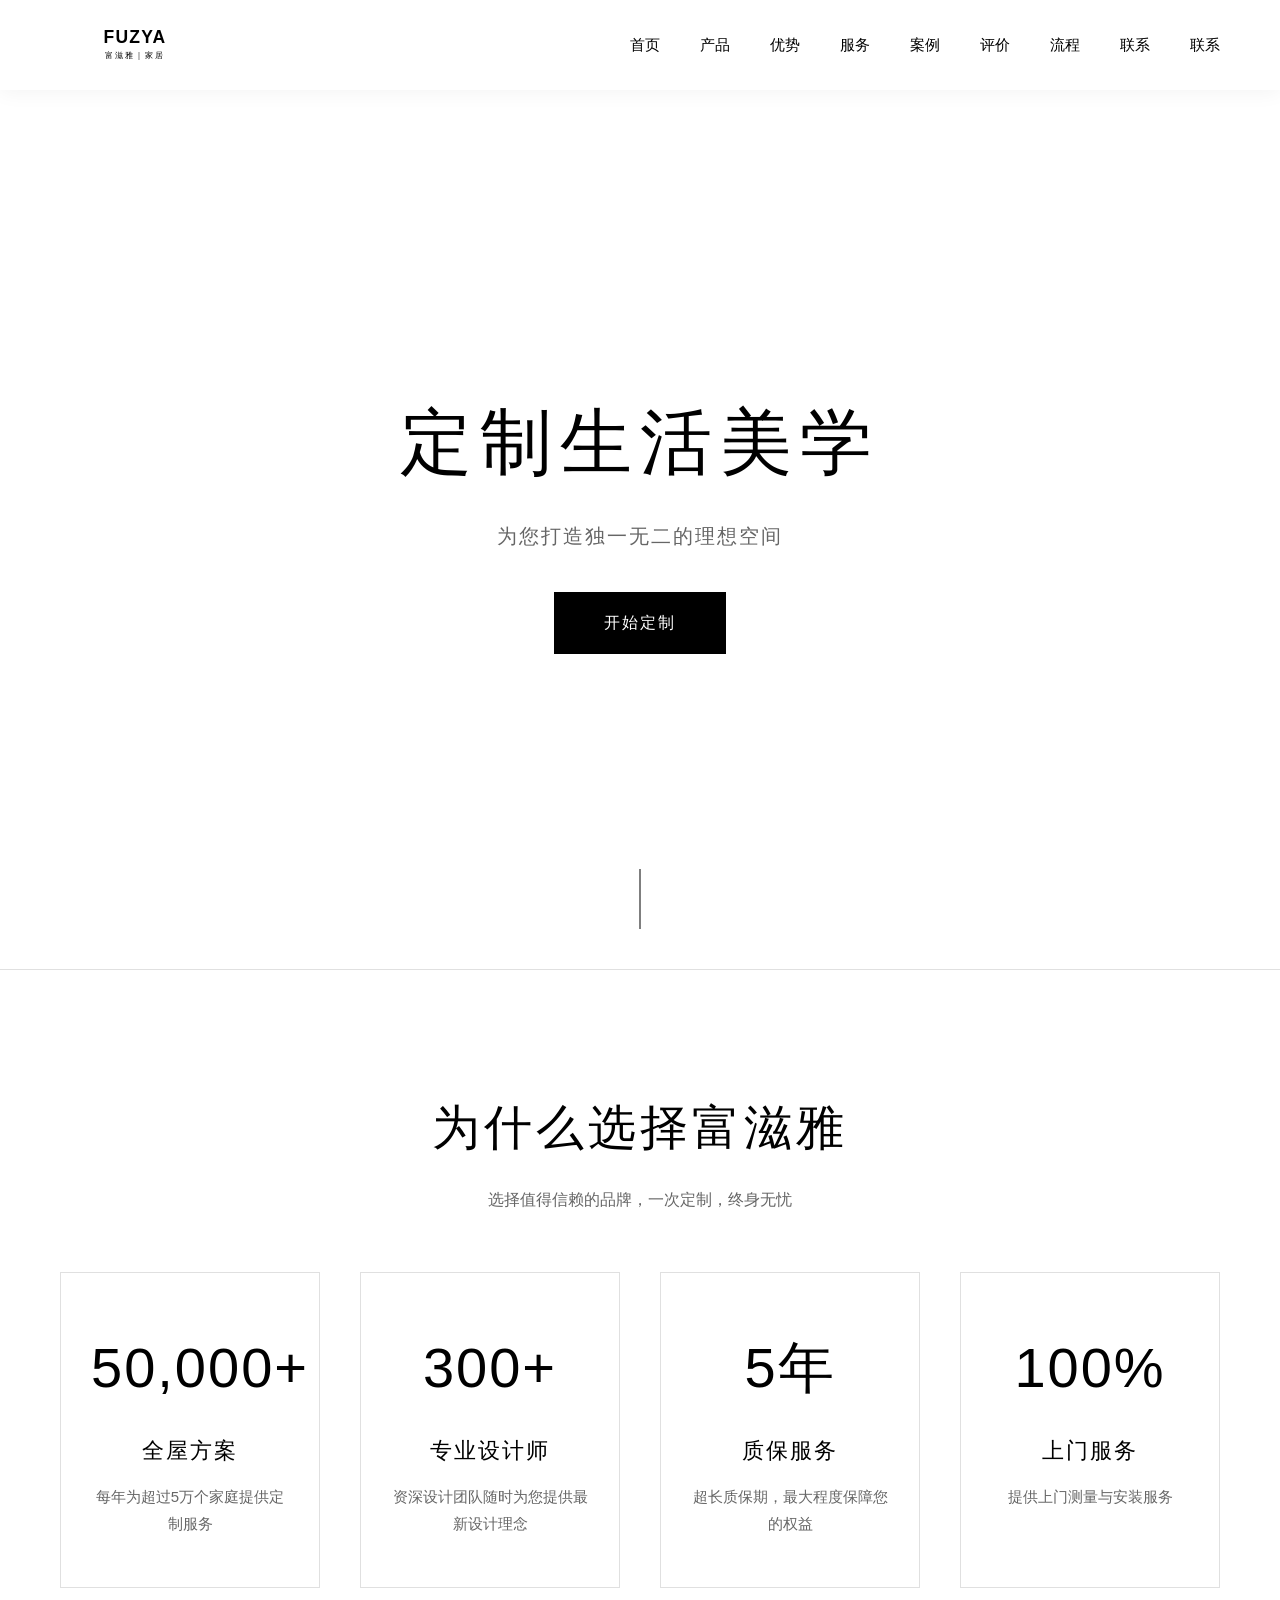
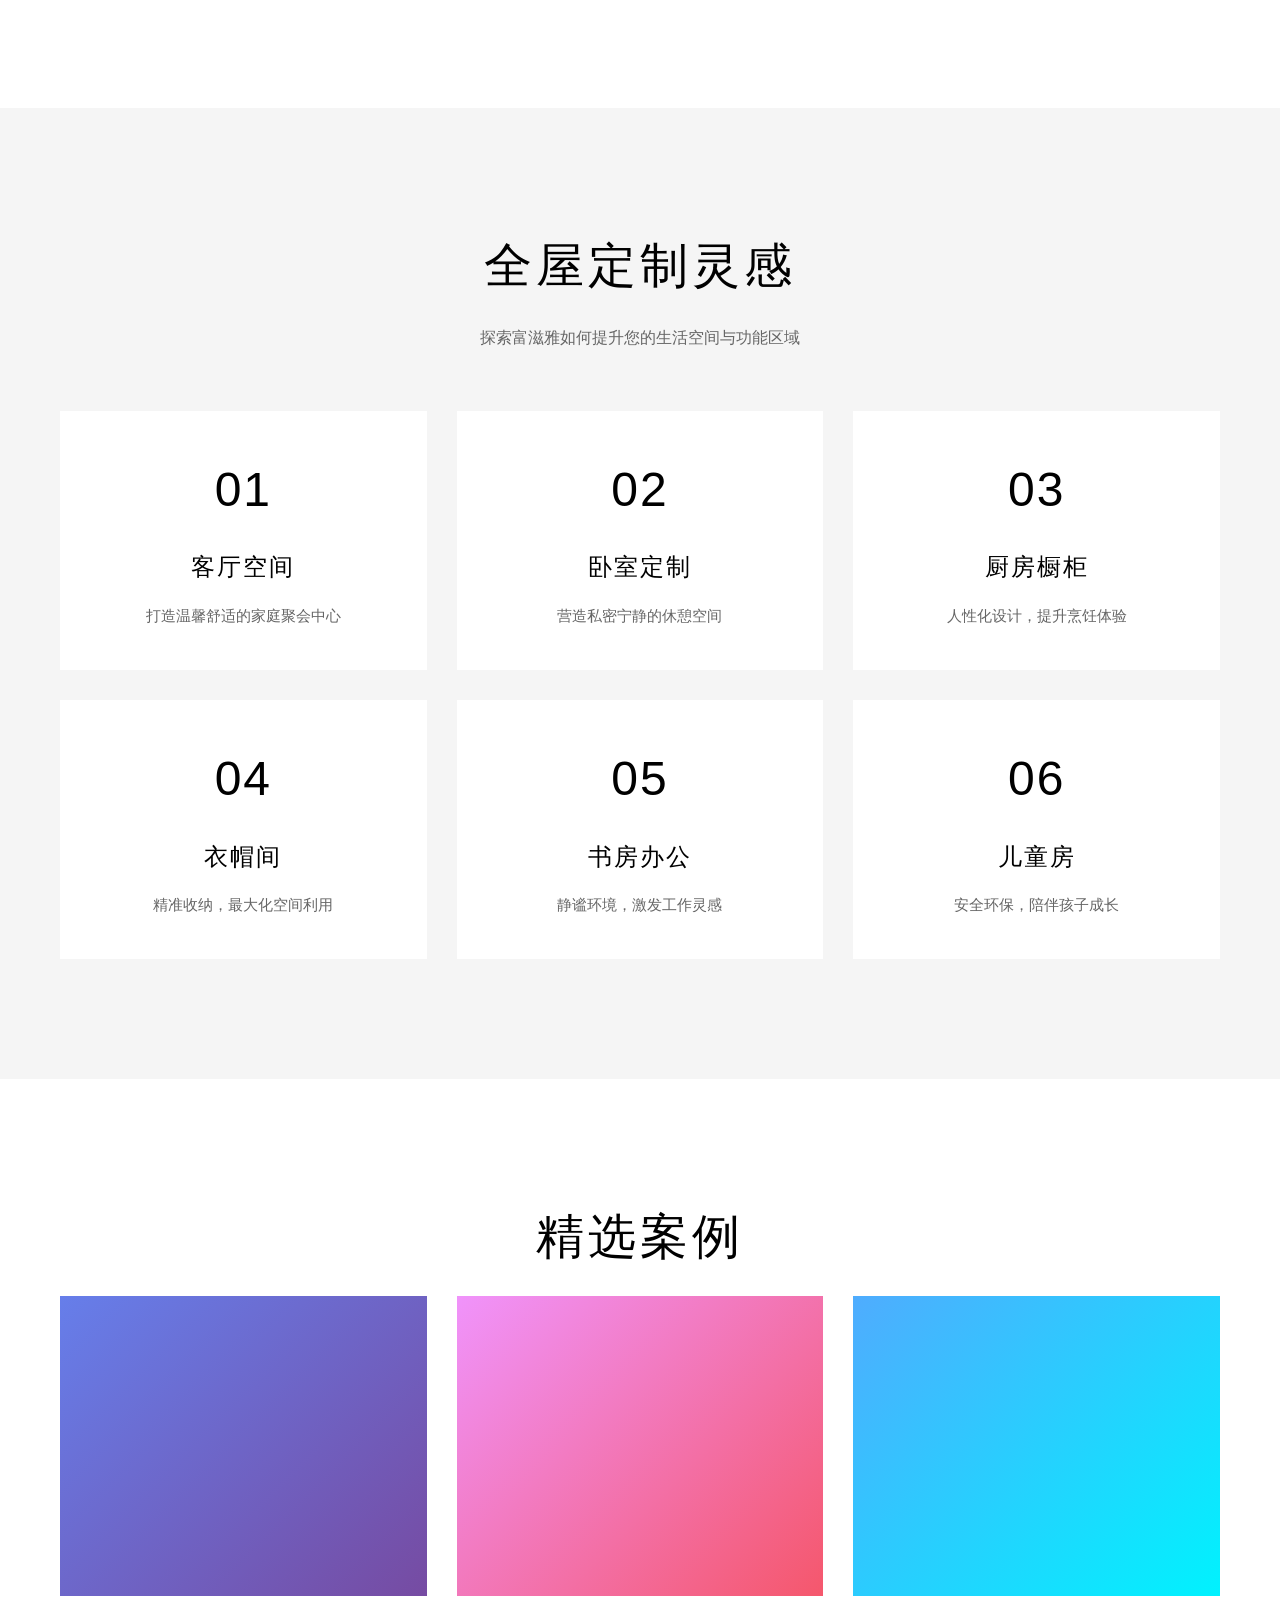
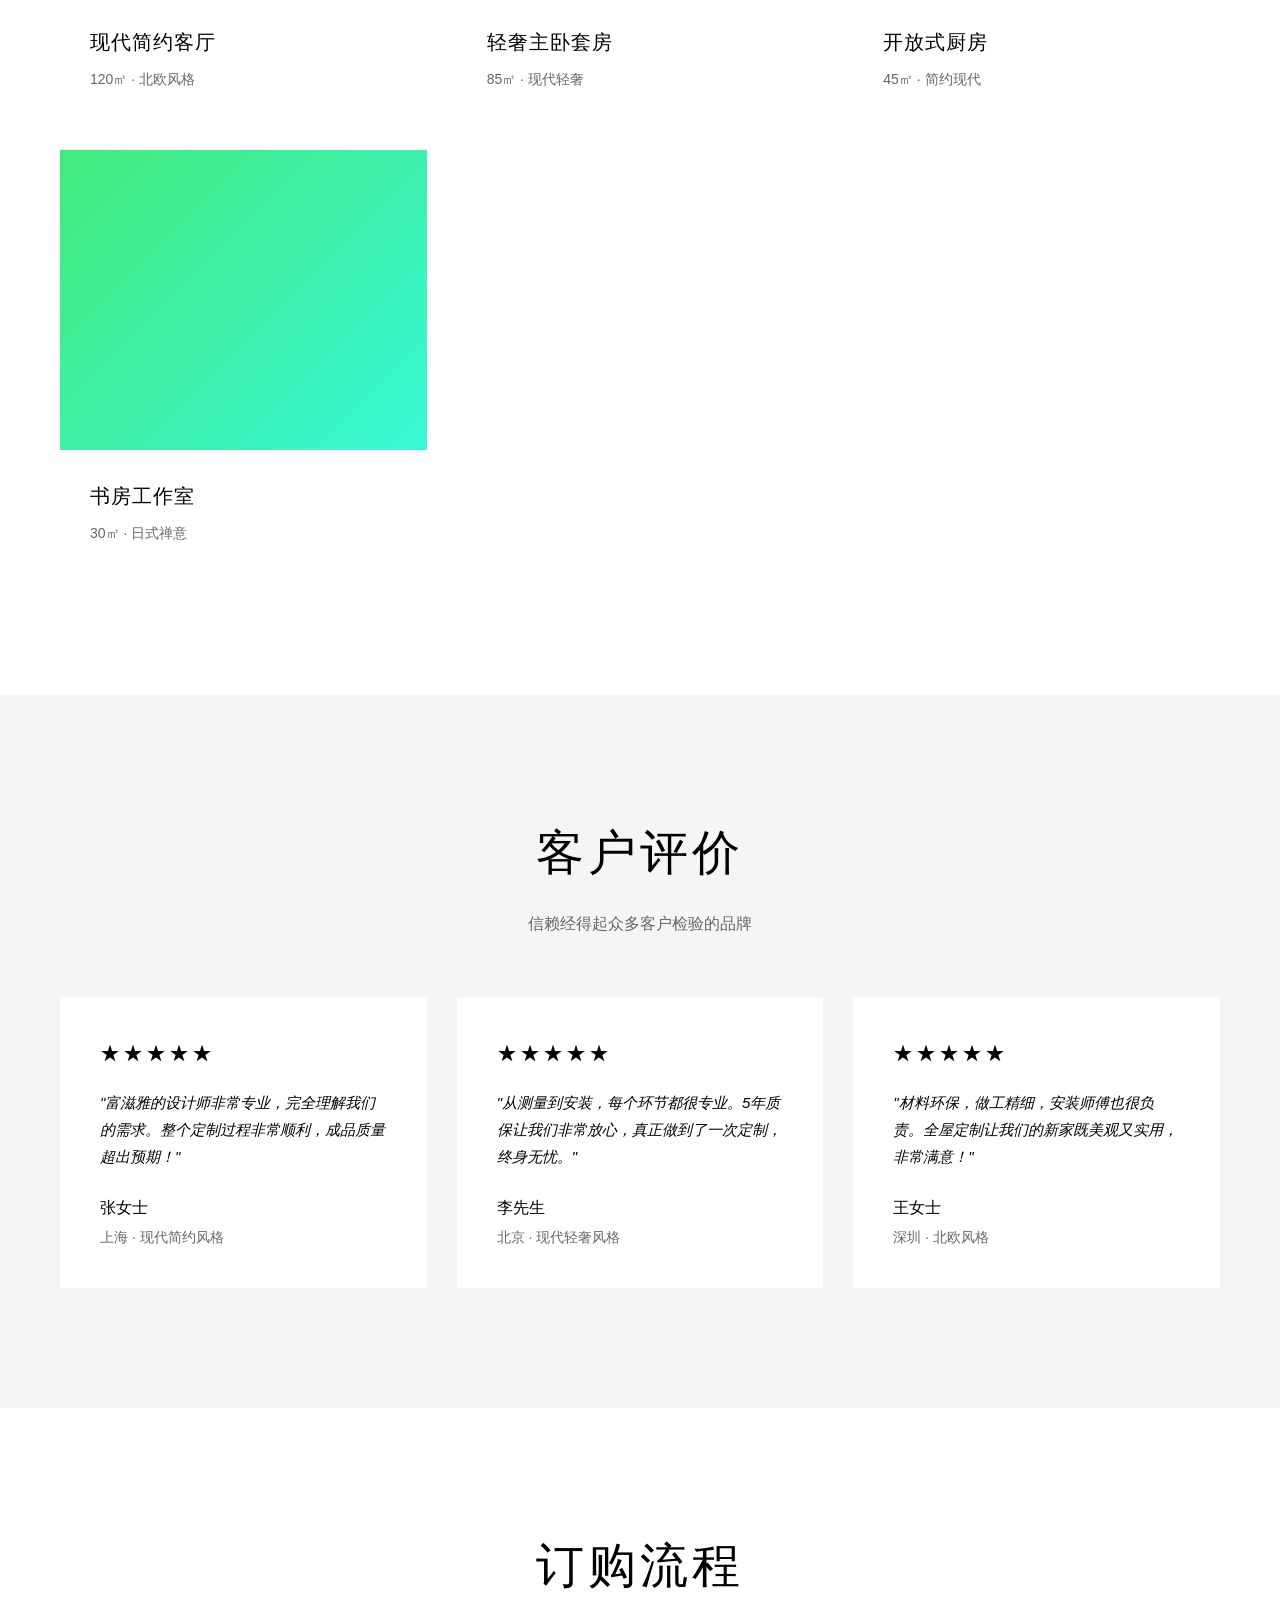
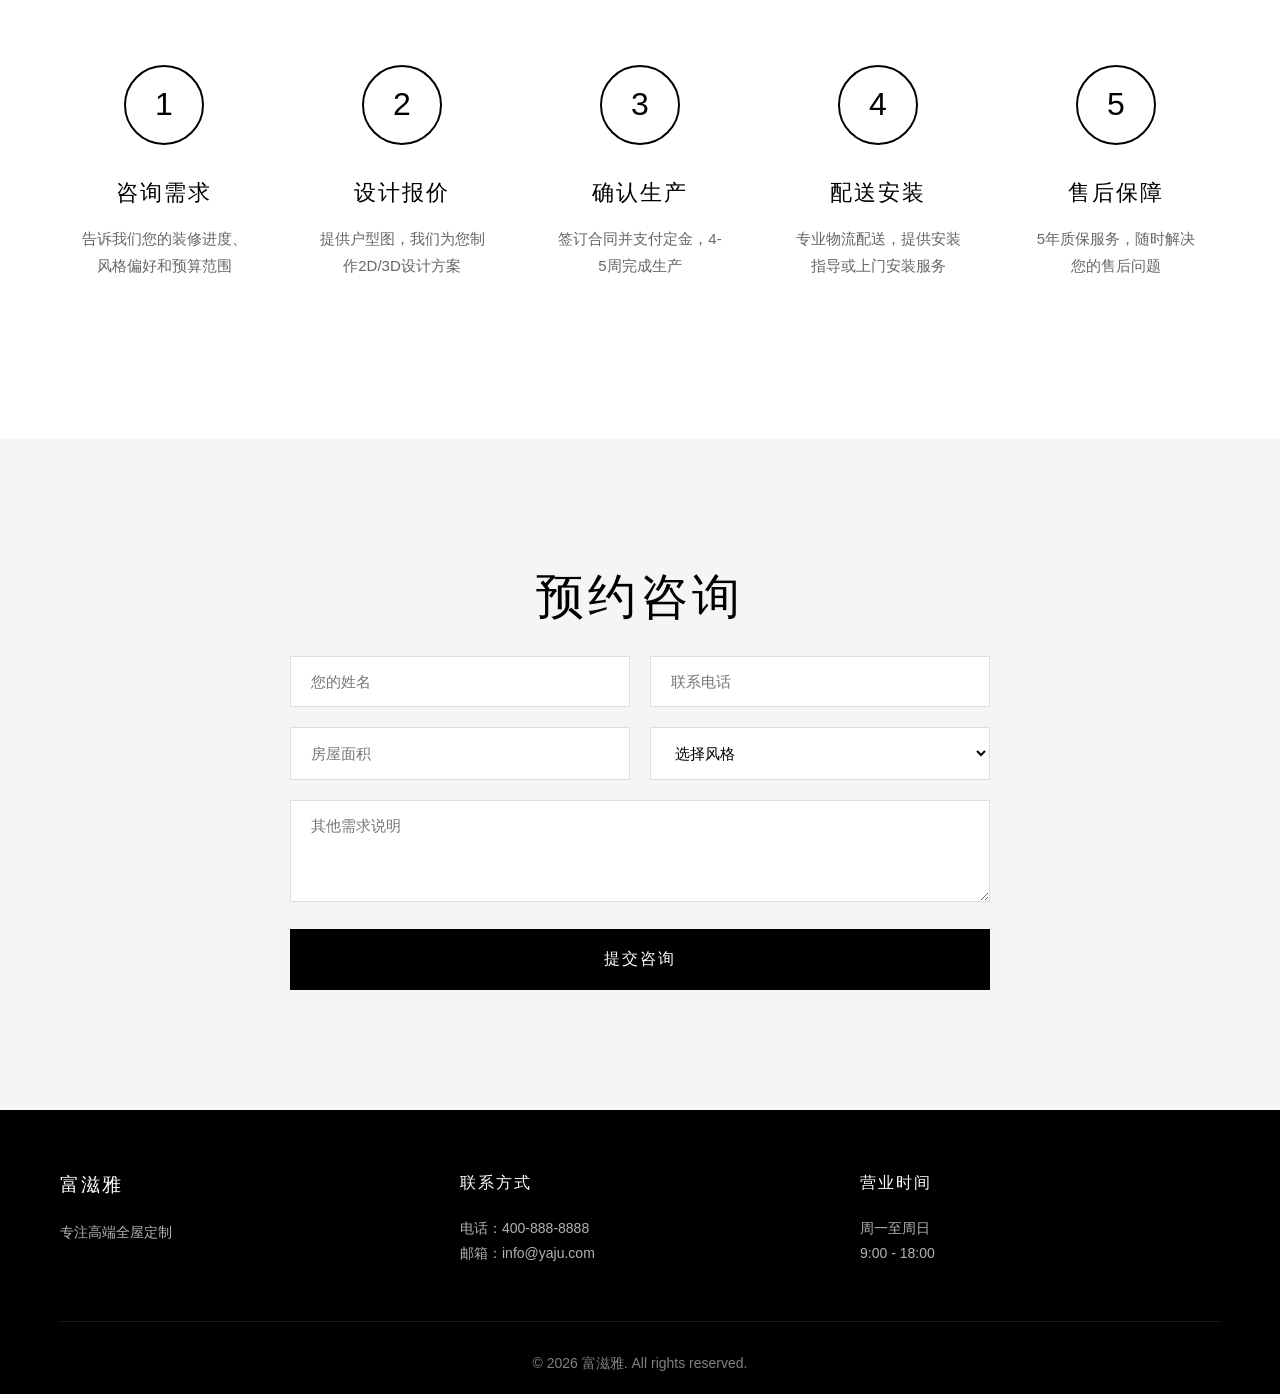
<file: index.html>
<!DOCTYPE html>
<html lang="zh-CN">
<head>
    <meta charset="UTF-8">
    <meta name="viewport" content="width=device-width, initial-scale=1.0">
    <title>富滋雅 - 高端全屋定制</title>
    <link rel="stylesheet" href="styles.css">
</head>
<body>
    <!-- 导航栏 -->
    <nav class="navbar">
        <div class="container">
            <a href="index.html" class="logo">
                <img src="images/logo-black.svg" alt="富滋雅 FUZYA" class="logo-img">
            </a>
            <ul class="nav-menu">
                <li><a href="index.html">首页</a></li>
                <li><a href="products.html">产品</a></li>
                <li><a href="#advantages">优势</a></li>
                <li><a href="#services">服务</a></li>
                <li><a href="#portfolio">案例</a></li>
                <li><a href="#testimonials">评价</a></li>
                <li><a href="#process">流程</a></li>
                <li><a href="#contact">联系</a></li>
                <li><a href="#contact">联系</a></li>
            </ul>
            <div class="hamburger">
                <span></span>
                <span></span>
                <span></span>
            </div>
        </div>
    </nav>

    <!-- 首页英雄区 -->
    <section id="home" class="hero">
        <div class="hero-content">
            <h1 class="hero-title">定制生活美学</h1>
            <p class="hero-subtitle">为您打造独一无二的理想空间</p>
            <a href="#contact" class="cta-button">开始定制</a>
        </div>
        <div class="scroll-indicator">
            <span></span>
        </div>
    </section>

    <!-- 品牌优势 -->
    <section id="advantages" class="advantages">
        <div class="container">
            <h2 class="section-title">为什么选择富滋雅</h2>
            <p class="section-subtitle">选择值得信赖的品牌，一次定制，终身无忧</p>
            <div class="advantages-grid">
                <div class="advantage-card">
                    <div class="advantage-number">50,000+</div>
                    <h3>全屋方案</h3>
                    <p>每年为超过5万个家庭提供定制服务</p>
                </div>
                <div class="advantage-card">
                    <div class="advantage-number">300+</div>
                    <h3>专业设计师</h3>
                    <p>资深设计团队随时为您提供最新设计理念</p>
                </div>
                <div class="advantage-card">
                    <div class="advantage-number">5年</div>
                    <h3>质保服务</h3>
                    <p>超长质保期，最大程度保障您的权益</p>
                </div>
                <div class="advantage-card">
                    <div class="advantage-number">100%</div>
                    <h3>上门服务</h3>
                    <p>提供上门测量与安装服务</p>
                </div>
            </div>
        </div>
    </section>

    <!-- 服务区域 -->
    <section id="services" class="services">
        <div class="container">
            <h2 class="section-title">全屋定制灵感</h2>
            <p class="section-subtitle">探索富滋雅如何提升您的生活空间与功能区域</p>
            <div class="services-grid">
                <div class="service-card">
                    <div class="service-icon">01</div>
                    <h3>客厅空间</h3>
                    <p>打造温馨舒适的家庭聚会中心</p>
                </div>
                <div class="service-card">
                    <div class="service-icon">02</div>
                    <h3>卧室定制</h3>
                    <p>营造私密宁静的休憩空间</p>
                </div>
                <div class="service-card">
                    <div class="service-icon">03</div>
                    <h3>厨房橱柜</h3>
                    <p>人性化设计，提升烹饪体验</p>
                </div>
                <div class="service-card">
                    <div class="service-icon">04</div>
                    <h3>衣帽间</h3>
                    <p>精准收纳，最大化空间利用</p>
                </div>
                <div class="service-card">
                    <div class="service-icon">05</div>
                    <h3>书房办公</h3>
                    <p>静谧环境，激发工作灵感</p>
                </div>
                <div class="service-card">
                    <div class="service-icon">06</div>
                    <h3>儿童房</h3>
                    <p>安全环保，陪伴孩子成长</p>
                </div>
            </div>
        </div>
    </section>

    <!-- 案例展示 -->
    <section id="portfolio" class="portfolio">
        <div class="container">
            <h2 class="section-title">精选案例</h2>
            <div class="portfolio-grid">
                <div class="portfolio-item">
                    <div class="portfolio-image" style="background: linear-gradient(135deg, #667eea 0%, #764ba2 100%);"></div>
                    <div class="portfolio-info">
                        <h3>现代简约客厅</h3>
                        <p>120㎡ · 北欧风格</p>
                    </div>
                </div>
                <div class="portfolio-item">
                    <div class="portfolio-image" style="background: linear-gradient(135deg, #f093fb 0%, #f5576c 100%);"></div>
                    <div class="portfolio-info">
                        <h3>轻奢主卧套房</h3>
                        <p>85㎡ · 现代轻奢</p>
                    </div>
                </div>
                <div class="portfolio-item">
                    <div class="portfolio-image" style="background: linear-gradient(135deg, #4facfe 0%, #00f2fe 100%);"></div>
                    <div class="portfolio-info">
                        <h3>开放式厨房</h3>
                        <p>45㎡ · 简约现代</p>
                    </div>
                </div>
                <div class="portfolio-item">
                    <div class="portfolio-image" style="background: linear-gradient(135deg, #43e97b 0%, #38f9d7 100%);"></div>
                    <div class="portfolio-info">
                        <h3>书房工作室</h3>
                        <p>30㎡ · 日式禅意</p>
                    </div>
                </div>
            </div>
        </div>
    </section>

    <!-- 客户见证 -->
    <section id="testimonials" class="testimonials">
        <div class="container">
            <h2 class="section-title">客户评价</h2>
            <p class="section-subtitle">信赖经得起众多客户检验的品牌</p>
            <div class="testimonials-grid">
                <div class="testimonial-card">
                    <div class="testimonial-stars">★★★★★</div>
                    <p class="testimonial-text">"富滋雅的设计师非常专业，完全理解我们的需求。整个定制过程非常顺利，成品质量超出预期！"</p>
                    <div class="testimonial-author">
                        <strong>张女士</strong>
                        <span>上海 · 现代简约风格</span>
                    </div>
                </div>
                <div class="testimonial-card">
                    <div class="testimonial-stars">★★★★★</div>
                    <p class="testimonial-text">"从测量到安装，每个环节都很专业。5年质保让我们非常放心，真正做到了一次定制，终身无忧。"</p>
                    <div class="testimonial-author">
                        <strong>李先生</strong>
                        <span>北京 · 现代轻奢风格</span>
                    </div>
                </div>
                <div class="testimonial-card">
                    <div class="testimonial-stars">★★★★★</div>
                    <p class="testimonial-text">"材料环保，做工精细，安装师傅也很负责。全屋定制让我们的新家既美观又实用，非常满意！"</p>
                    <div class="testimonial-author">
                        <strong>王女士</strong>
                        <span>深圳 · 北欧风格</span>
                    </div>
                </div>
            </div>
        </div>
    </section>

    <!-- 定制流程 -->
    <section id="process" class="process">
        <div class="container">
            <h2 class="section-title">订购流程</h2>
            <div class="process-timeline">
                <div class="process-step">
                    <div class="step-number">1</div>
                    <h3>咨询需求</h3>
                    <p>告诉我们您的装修进度、风格偏好和预算范围</p>
                </div>
                <div class="process-step">
                    <div class="step-number">2</div>
                    <h3>设计报价</h3>
                    <p>提供户型图，我们为您制作2D/3D设计方案</p>
                </div>
                <div class="process-step">
                    <div class="step-number">3</div>
                    <h3>确认生产</h3>
                    <p>签订合同并支付定金，4-5周完成生产</p>
                </div>
                <div class="process-step">
                    <div class="step-number">4</div>
                    <h3>配送安装</h3>
                    <p>专业物流配送，提供安装指导或上门安装服务</p>
                </div>
                <div class="process-step">
                    <div class="step-number">5</div>
                    <h3>售后保障</h3>
                    <p>5年质保服务，随时解决您的售后问题</p>
                </div>
            </div>
        </div>
    </section>

    <!-- 联系表单 -->
    <section id="contact" class="contact">
        <div class="container">
            <h2 class="section-title">预约咨询</h2>
            <form class="contact-form">
                <div class="form-row">
                    <input type="text" placeholder="您的姓名" required>
                    <input type="tel" placeholder="联系电话" required>
                </div>
                <div class="form-row">
                    <input type="text" placeholder="房屋面积" required>
                    <select required>
                        <option value="">选择风格</option>
                        <option value="modern">现代简约</option>
                        <option value="luxury">现代轻奢</option>
                        <option value="nordic">北欧风格</option>
                        <option value="chinese">新中式</option>
                        <option value="japanese">日式风格</option>
                    </select>
                </div>
                <textarea placeholder="其他需求说明" rows="4"></textarea>
                <button type="submit" class="submit-button">提交咨询</button>
            </form>
        </div>
    </section>

    <!-- 页脚 -->
    <footer class="footer">
        <div class="container">
            <div class="footer-content">
                <div class="footer-section">
                    <h3>富滋雅</h3>
                    <p>专注高端全屋定制</p>
                    <p style="margin-top: 10px; color: #000;">5年质保 · 终身维护</p>
                </div>
                <div class="footer-section">
                    <h4>联系方式</h4>
                    <p>电话：400-888-8888</p>
                    <p>邮箱：info@yaju.com</p>
                </div>
                <div class="footer-section">
                    <h4>营业时间</h4>
                    <p>周一至周日</p>
                    <p>9:00 - 18:00</p>
                </div>
            </div>
            <div class="footer-bottom">
                <p>&copy; 2026 富滋雅. All rights reserved.</p>
            </div>
        </div>
    </footer>

    <script src="script.js"></script>
</body>
</html>
</file>
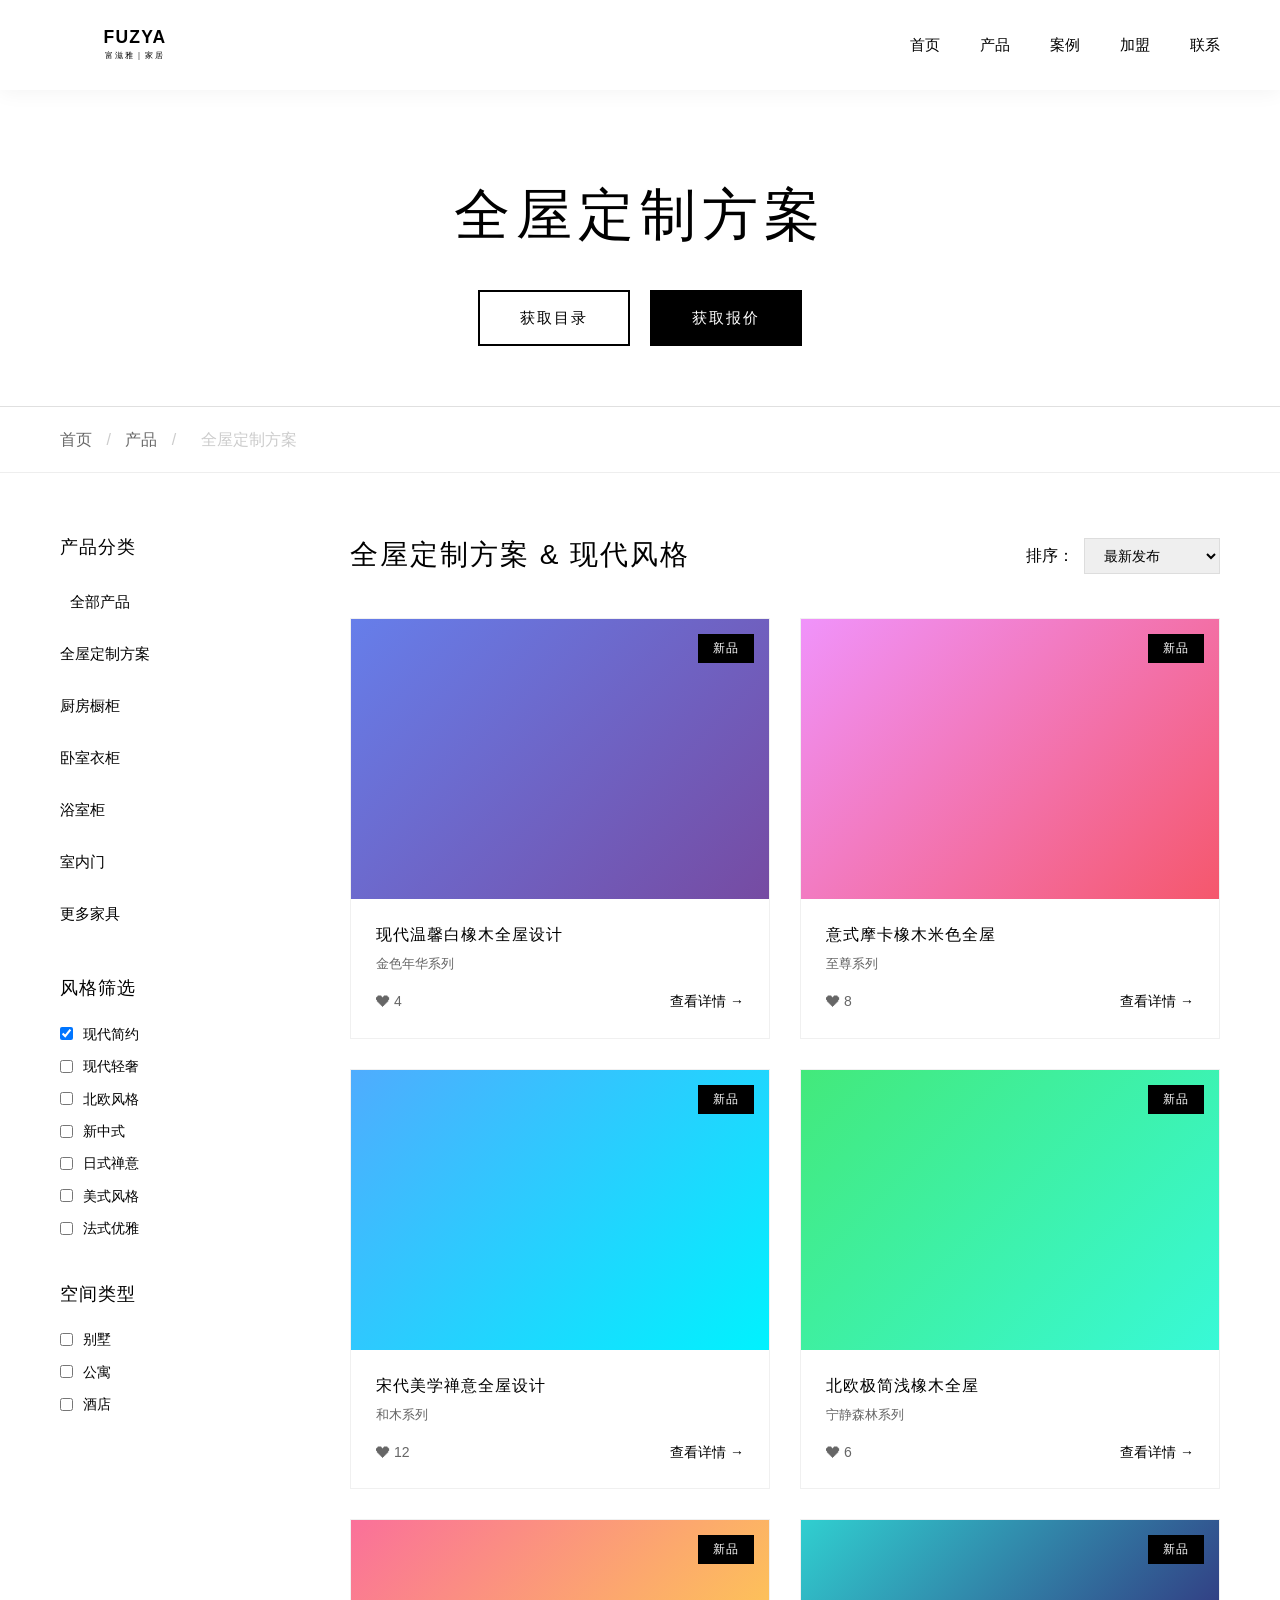
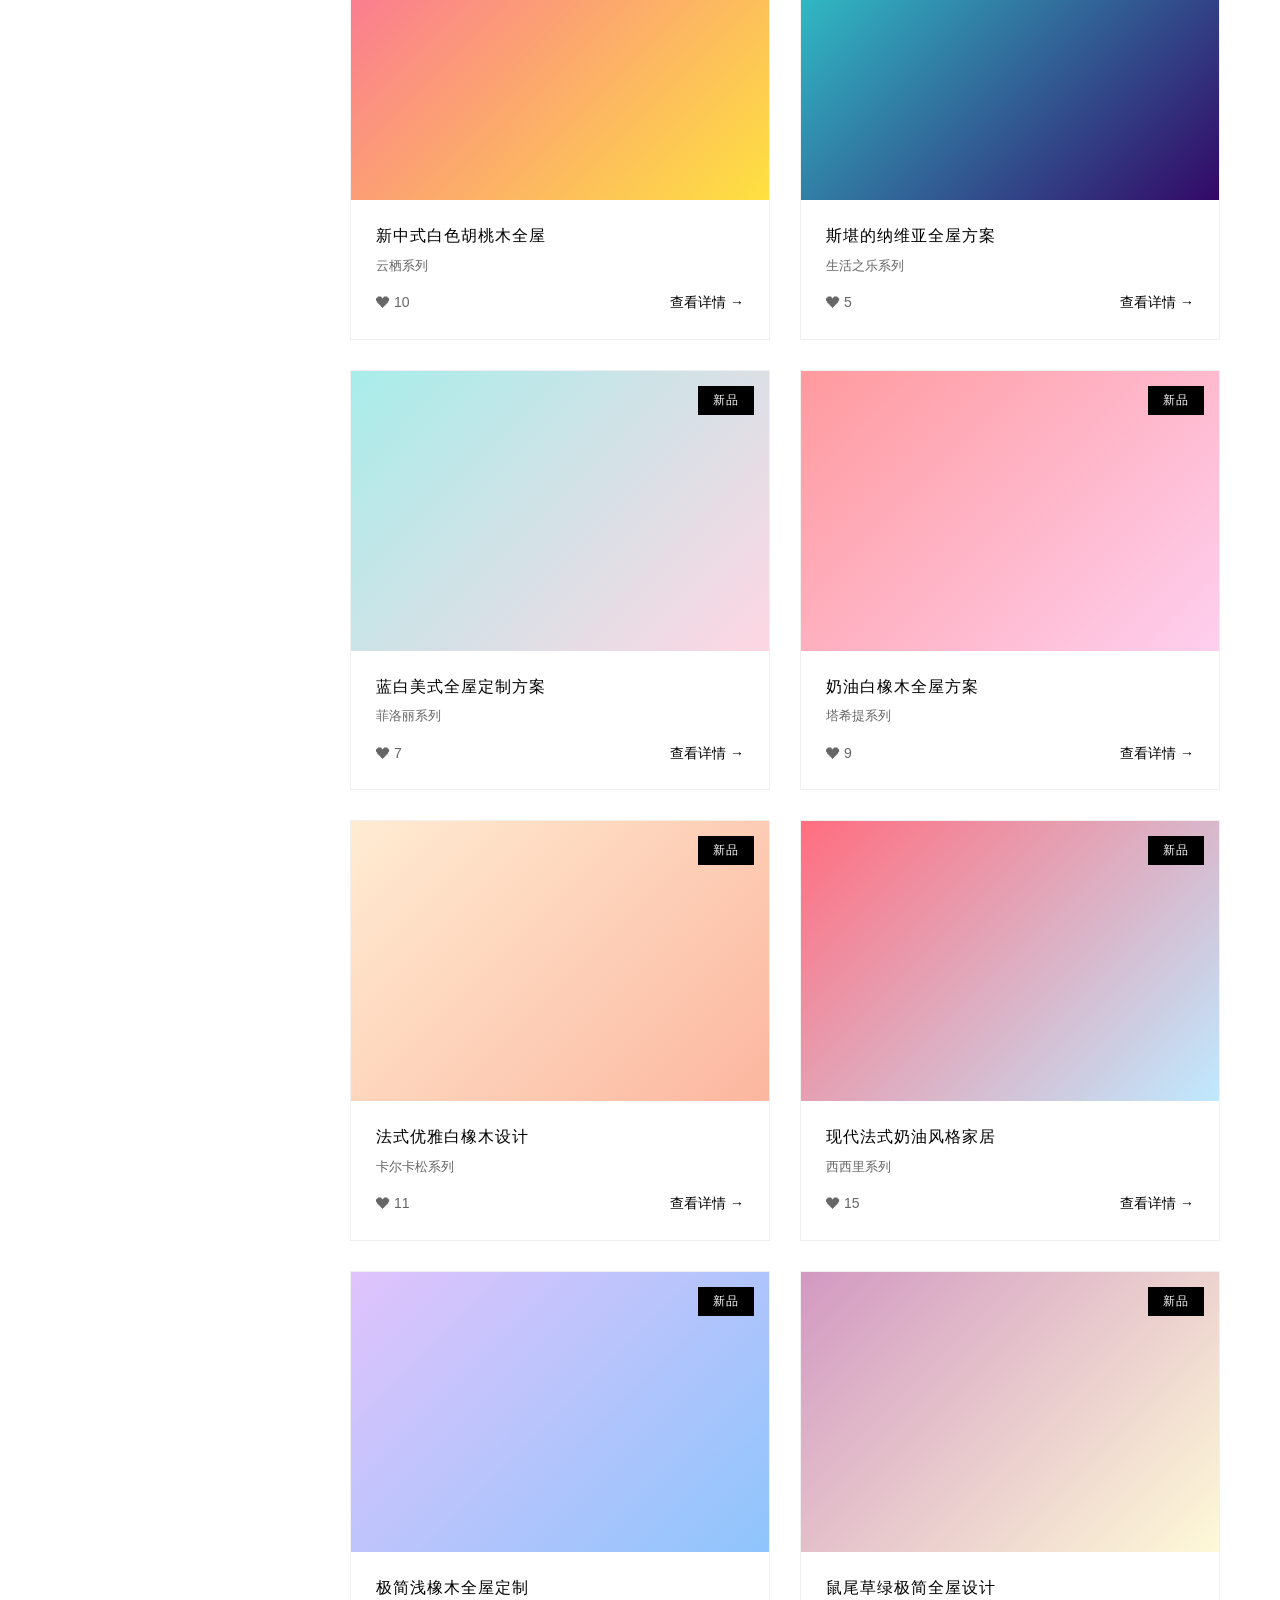
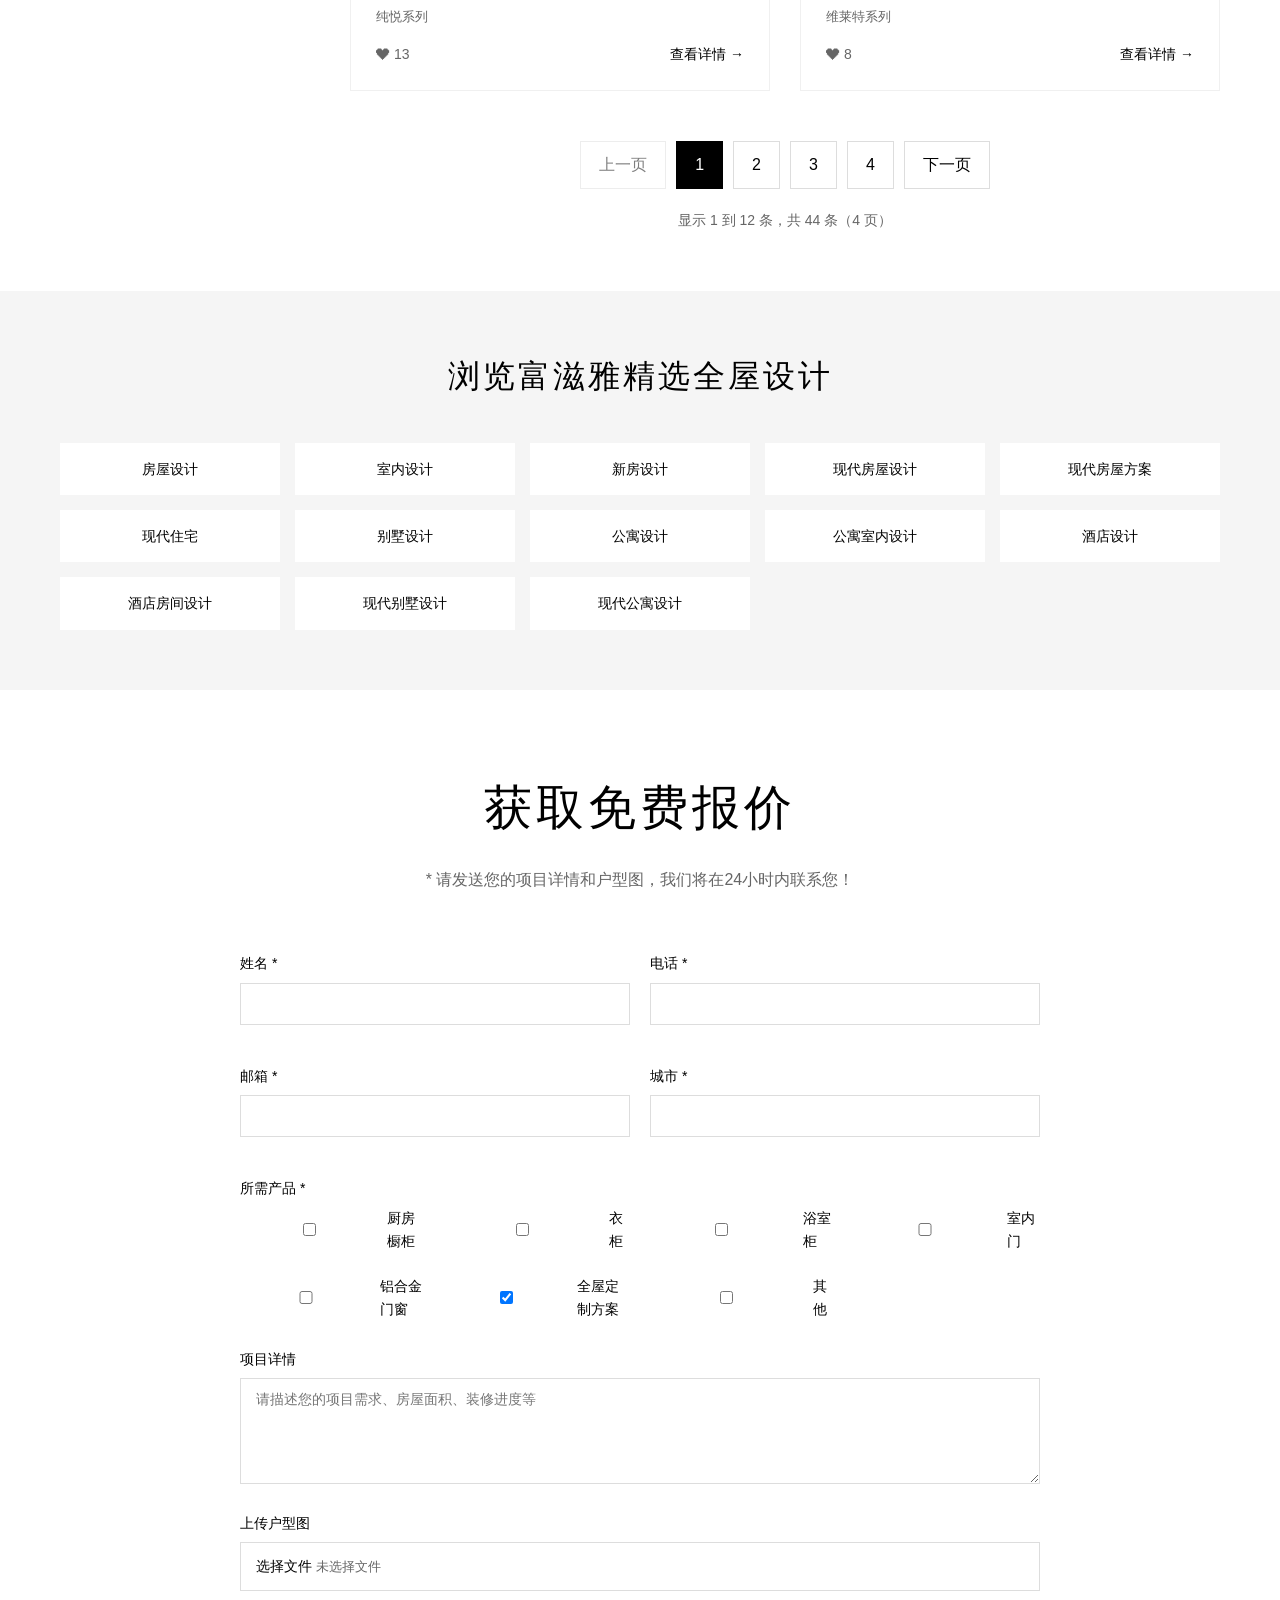
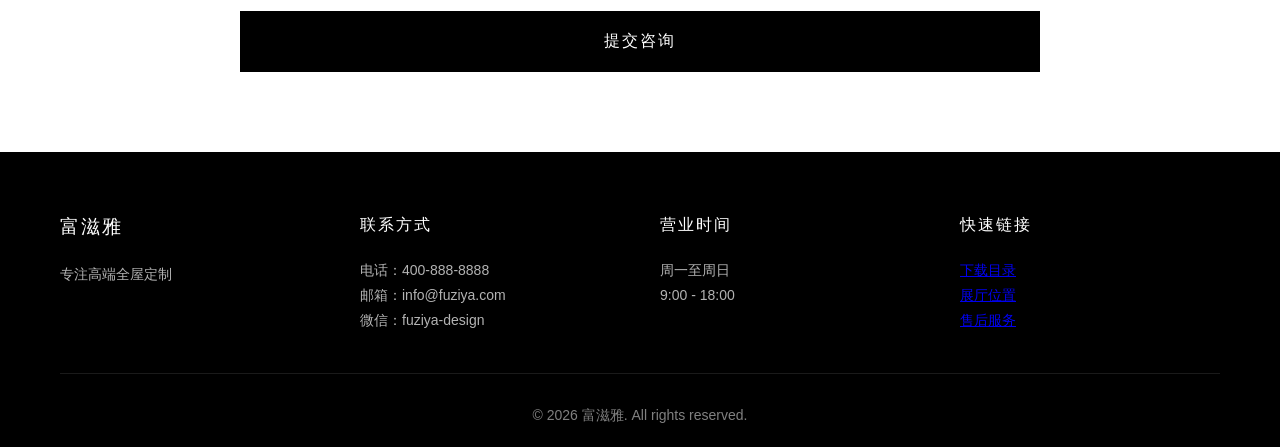
<file: products.html>
<!DOCTYPE html>
<html lang="zh-CN">
<head>
    <meta charset="UTF-8">
    <meta name="viewport" content="width=device-width, initial-scale=1.0">
    <title>现代全屋定制方案 - 富滋雅</title>
    <link rel="stylesheet" href="styles.css">
    <link rel="stylesheet" href="products.css">
</head>
<body>
    <!-- 导航栏 -->
    <nav class="navbar">
        <div class="container">
            <a href="index.html" class="logo">
                <img src="images/logo-black.svg" alt="富滋雅 FUZYA" class="logo-img">
            </a>
            <ul class="nav-menu">
                <li><a href="index.html">首页</a></li>
                <li><a href="products.html" class="active">产品</a></li>
                <li><a href="#projects">案例</a></li>
                <li><a href="#franchise">加盟</a></li>
                <li><a href="#contact">联系</a></li>
            </ul>
            <div class="hamburger">
                <span></span>
                <span></span>
                <span></span>
            </div>
        </div>
    </nav>

    <!-- 产品页头部 -->
    <section class="product-hero">
        <div class="container">
            <h1 class="product-hero-title">全屋定制方案</h1>
            <div class="product-hero-actions">
                <a href="#catalog" class="btn-outline">获取目录</a>
                <a href="#quote" class="btn-primary">获取报价</a>
            </div>
        </div>
    </section>

    <!-- 面包屑导航 -->
    <div class="breadcrumb">
        <div class="container">
            <a href="index.html">首页</a>
            <span>/</span>
            <a href="products.html">产品</a>
            <span>/</span>
            <span>全屋定制方案</span>
        </div>
    </div>

    <!-- 产品分类和筛选 -->
    <section class="product-section">
        <div class="container">
            <div class="product-layout">
                <!-- 侧边栏分类 -->
                <aside class="product-sidebar">
                    <h3>产品分类</h3>
                    <ul class="category-list">
                        <li><a href="#" class="active">全部产品</a></li>
                        <li><a href="#">全屋定制方案</a></li>
                        <li><a href="#">厨房橱柜</a></li>
                        <li><a href="#">卧室衣柜</a></li>
                        <li><a href="#">浴室柜</a></li>
                        <li><a href="#">室内门</a></li>
                        <li><a href="#">更多家具</a></li>
                    </ul>

                    <h3 style="margin-top: 40px;">风格筛选</h3>
                    <ul class="filter-list">
                        <li><label><input type="checkbox" checked> 现代简约</label></li>
                        <li><label><input type="checkbox"> 现代轻奢</label></li>
                        <li><label><input type="checkbox"> 北欧风格</label></li>
                        <li><label><input type="checkbox"> 新中式</label></li>
                        <li><label><input type="checkbox"> 日式禅意</label></li>
                        <li><label><input type="checkbox"> 美式风格</label></li>
                        <li><label><input type="checkbox"> 法式优雅</label></li>
                    </ul>

                    <h3 style="margin-top: 40px;">空间类型</h3>
                    <ul class="filter-list">
                        <li><label><input type="checkbox"> 别墅</label></li>
                        <li><label><input type="checkbox"> 公寓</label></li>
                        <li><label><input type="checkbox"> 酒店</label></li>
                    </ul>
                </aside>

                <!-- 产品网格 -->
                <div class="product-main">
                    <div class="product-header">
                        <h2>全屋定制方案 & 现代风格</h2>
                        <div class="product-sort">
                            <label>排序：</label>
                            <select>
                                <option>最新发布</option>
                                <option>最受欢迎</option>
                                <option>价格由低到高</option>
                                <option>价格由高到低</option>
                            </select>
                        </div>
                    </div>

                    <div class="products-grid">
                        <!-- 产品卡片 1 -->
                        <div class="product-card">
                            <div class="product-image" style="background: linear-gradient(135deg, #667eea 0%, #764ba2 100%);">
                                <span class="product-badge">新品</span>
                            </div>
                            <div class="product-info">
                                <h3>现代温馨白橡木全屋设计</h3>
                                <p class="product-subtitle">金色年华系列</p>
                                <div class="product-meta">
                                    <span class="product-likes">❤ 4</span>
                                    <a href="#" class="product-link">查看详情 →</a>
                                </div>
                            </div>
                        </div>

                        <!-- 产品卡片 2 -->
                        <div class="product-card">
                            <div class="product-image" style="background: linear-gradient(135deg, #f093fb 0%, #f5576c 100%);">
                                <span class="product-badge">新品</span>
                            </div>
                            <div class="product-info">
                                <h3>意式摩卡橡木米色全屋</h3>
                                <p class="product-subtitle">至尊系列</p>
                                <div class="product-meta">
                                    <span class="product-likes">❤ 8</span>
                                    <a href="#" class="product-link">查看详情 →</a>
                                </div>
                            </div>
                        </div>

                        <!-- 产品卡片 3 -->
                        <div class="product-card">
                            <div class="product-image" style="background: linear-gradient(135deg, #4facfe 0%, #00f2fe 100%);">
                                <span class="product-badge">新品</span>
                            </div>
                            <div class="product-info">
                                <h3>宋代美学禅意全屋设计</h3>
                                <p class="product-subtitle">和木系列</p>
                                <div class="product-meta">
                                    <span class="product-likes">❤ 12</span>
                                    <a href="#" class="product-link">查看详情 →</a>
                                </div>
                            </div>
                        </div>

                        <!-- 产品卡片 4 -->
                        <div class="product-card">
                            <div class="product-image" style="background: linear-gradient(135deg, #43e97b 0%, #38f9d7 100%);">
                                <span class="product-badge">新品</span>
                            </div>
                            <div class="product-info">
                                <h3>北欧极简浅橡木全屋</h3>
                                <p class="product-subtitle">宁静森林系列</p>
                                <div class="product-meta">
                                    <span class="product-likes">❤ 6</span>
                                    <a href="#" class="product-link">查看详情 →</a>
                                </div>
                            </div>
                        </div>

                        <!-- 产品卡片 5 -->
                        <div class="product-card">
                            <div class="product-image" style="background: linear-gradient(135deg, #fa709a 0%, #fee140 100%);">
                                <span class="product-badge">新品</span>
                            </div>
                            <div class="product-info">
                                <h3>新中式白色胡桃木全屋</h3>
                                <p class="product-subtitle">云栖系列</p>
                                <div class="product-meta">
                                    <span class="product-likes">❤ 10</span>
                                    <a href="#" class="product-link">查看详情 →</a>
                                </div>
                            </div>
                        </div>

                        <!-- 产品卡片 6 -->
                        <div class="product-card">
                            <div class="product-image" style="background: linear-gradient(135deg, #30cfd0 0%, #330867 100%);">
                                <span class="product-badge">新品</span>
                            </div>
                            <div class="product-info">
                                <h3>斯堪的纳维亚全屋方案</h3>
                                <p class="product-subtitle">生活之乐系列</p>
                                <div class="product-meta">
                                    <span class="product-likes">❤ 5</span>
                                    <a href="#" class="product-link">查看详情 →</a>
                                </div>
                            </div>
                        </div>

                        <!-- 产品卡片 7 -->
                        <div class="product-card">
                            <div class="product-image" style="background: linear-gradient(135deg, #a8edea 0%, #fed6e3 100%);">
                                <span class="product-badge">新品</span>
                            </div>
                            <div class="product-info">
                                <h3>蓝白美式全屋定制方案</h3>
                                <p class="product-subtitle">菲洛丽系列</p>
                                <div class="product-meta">
                                    <span class="product-likes">❤ 7</span>
                                    <a href="#" class="product-link">查看详情 →</a>
                                </div>
                            </div>
                        </div>

                        <!-- 产品卡片 8 -->
                        <div class="product-card">
                            <div class="product-image" style="background: linear-gradient(135deg, #ff9a9e 0%, #fecfef 100%);">
                                <span class="product-badge">新品</span>
                            </div>
                            <div class="product-info">
                                <h3>奶油白橡木全屋方案</h3>
                                <p class="product-subtitle">塔希提系列</p>
                                <div class="product-meta">
                                    <span class="product-likes">❤ 9</span>
                                    <a href="#" class="product-link">查看详情 →</a>
                                </div>
                            </div>
                        </div>

                        <!-- 产品卡片 9 -->
                        <div class="product-card">
                            <div class="product-image" style="background: linear-gradient(135deg, #ffecd2 0%, #fcb69f 100%);">
                                <span class="product-badge">新品</span>
                            </div>
                            <div class="product-info">
                                <h3>法式优雅白橡木设计</h3>
                                <p class="product-subtitle">卡尔卡松系列</p>
                                <div class="product-meta">
                                    <span class="product-likes">❤ 11</span>
                                    <a href="#" class="product-link">查看详情 →</a>
                                </div>
                            </div>
                        </div>

                        <!-- 产品卡片 10 -->
                        <div class="product-card">
                            <div class="product-image" style="background: linear-gradient(135deg, #ff6e7f 0%, #bfe9ff 100%);">
                                <span class="product-badge">新品</span>
                            </div>
                            <div class="product-info">
                                <h3>现代法式奶油风格家居</h3>
                                <p class="product-subtitle">西西里系列</p>
                                <div class="product-meta">
                                    <span class="product-likes">❤ 15</span>
                                    <a href="#" class="product-link">查看详情 →</a>
                                </div>
                            </div>
                        </div>

                        <!-- 产品卡片 11 -->
                        <div class="product-card">
                            <div class="product-image" style="background: linear-gradient(135deg, #e0c3fc 0%, #8ec5fc 100%);">
                                <span class="product-badge">新品</span>
                            </div>
                            <div class="product-info">
                                <h3>极简浅橡木全屋定制</h3>
                                <p class="product-subtitle">纯悦系列</p>
                                <div class="product-meta">
                                    <span class="product-likes">❤ 13</span>
                                    <a href="#" class="product-link">查看详情 →</a>
                                </div>
                            </div>
                        </div>

                        <!-- 产品卡片 12 -->
                        <div class="product-card">
                            <div class="product-image" style="background: linear-gradient(135deg, #d299c2 0%, #fef9d7 100%);">
                                <span class="product-badge">新品</span>
                            </div>
                            <div class="product-info">
                                <h3>鼠尾草绿极简全屋设计</h3>
                                <p class="product-subtitle">维莱特系列</p>
                                <div class="product-meta">
                                    <span class="product-likes">❤ 8</span>
                                    <a href="#" class="product-link">查看详情 →</a>
                                </div>
                            </div>
                        </div>
                    </div>

                    <!-- 分页 -->
                    <div class="pagination">
                        <a href="#" class="page-link disabled">上一页</a>
                        <a href="#" class="page-link active">1</a>
                        <a href="#" class="page-link">2</a>
                        <a href="#" class="page-link">3</a>
                        <a href="#" class="page-link">4</a>
                        <a href="#" class="page-link">下一页</a>
                    </div>

                    <p class="pagination-info">显示 1 到 12 条，共 44 条（4 页）</p>
                </div>
            </div>
        </div>
    </section>

    <!-- 相关链接 -->
    <section class="related-links">
        <div class="container">
            <h2>浏览富滋雅精选全屋设计</h2>
            <div class="links-grid">
                <a href="#">房屋设计</a>
                <a href="#">室内设计</a>
                <a href="#">新房设计</a>
                <a href="#">现代房屋设计</a>
                <a href="#">现代房屋方案</a>
                <a href="#">现代住宅</a>
                <a href="#">别墅设计</a>
                <a href="#">公寓设计</a>
                <a href="#">公寓室内设计</a>
                <a href="#">酒店设计</a>
                <a href="#">酒店房间设计</a>
                <a href="#">现代别墅设计</a>
                <a href="#">现代公寓设计</a>
            </div>
        </div>
    </section>

    <!-- 免费报价表单 -->
    <section id="quote" class="quote-section">
        <div class="container">
            <h2 class="section-title">获取免费报价</h2>
            <p class="section-subtitle">* 请发送您的项目详情和户型图，我们将在24小时内联系您！</p>
            
            <form class="quote-form">
                <div class="form-grid">
                    <div class="form-group">
                        <label>姓名 *</label>
                        <input type="text" required>
                    </div>
                    <div class="form-group">
                        <label>电话 *</label>
                        <input type="tel" required>
                    </div>
                    <div class="form-group">
                        <label>邮箱 *</label>
                        <input type="email" required>
                    </div>
                    <div class="form-group">
                        <label>城市 *</label>
                        <input type="text" required>
                    </div>
                </div>

                <div class="form-group">
                    <label>所需产品 *</label>
                    <div class="checkbox-grid">
                        <label><input type="checkbox"> 厨房橱柜</label>
                        <label><input type="checkbox"> 衣柜</label>
                        <label><input type="checkbox"> 浴室柜</label>
                        <label><input type="checkbox"> 室内门</label>
                        <label><input type="checkbox"> 铝合金门窗</label>
                        <label><input type="checkbox" checked> 全屋定制方案</label>
                        <label><input type="checkbox"> 其他</label>
                    </div>
                </div>

                <div class="form-group">
                    <label>项目详情</label>
                    <textarea rows="5" placeholder="请描述您的项目需求、房屋面积、装修进度等"></textarea>
                </div>

                <div class="form-group">
                    <label>上传户型图</label>
                    <div class="file-upload">
                        <input type="file" id="fileUpload" accept="image/*,.pdf">
                        <label for="fileUpload" class="file-upload-label">
                            <span>选择文件</span>
                            <span class="file-name">未选择文件</span>
                        </label>
                    </div>
                </div>

                <button type="submit" class="submit-button">提交咨询</button>
            </form>
        </div>
    </section>

    <!-- 页脚 -->
    <footer class="footer">
        <div class="container">
            <div class="footer-content">
                <div class="footer-section">
                    <h3>富滋雅</h3>
                    <p>专注高端全屋定制</p>
                    <p style="margin-top: 10px; color: #000;">5年质保 · 终身维护</p>
                </div>
                <div class="footer-section">
                    <h4>联系方式</h4>
                    <p>电话：400-888-8888</p>
                    <p>邮箱：info@fuziya.com</p>
                    <p>微信：fuziya-design</p>
                </div>
                <div class="footer-section">
                    <h4>营业时间</h4>
                    <p>周一至周日</p>
                    <p>9:00 - 18:00</p>
                </div>
                <div class="footer-section">
                    <h4>快速链接</h4>
                    <p><a href="#catalog">下载目录</a></p>
                    <p><a href="#showroom">展厅位置</a></p>
                    <p><a href="#warranty">售后服务</a></p>
                </div>
            </div>
            <div class="footer-bottom">
                <p>&copy; 2026 富滋雅. All rights reserved.</p>
            </div>
        </div>
    </footer>

    <script src="script.js"></script>
    <script src="products.js"></script>
</body>
</html>
</file>
<file: styles.css>
/* 全局样式 */
* {
    margin: 0;
    padding: 0;
    box-sizing: border-box;
}

:root {
    --primary-color: #000000;
    --secondary-color: #ffffff;
    --accent-color: #333333;
    --text-color: #000000;
    --light-text: #666666;
    --white: #ffffff;
    --gray-light: #f5f5f5;
    --gray-medium: #e0e0e0;
    --gray-dark: #333333;
    --transition: all 0.3s cubic-bezier(0.4, 0, 0.2, 1);
}

html {
    scroll-behavior: smooth;
}

body {
    font-family: -apple-system, BlinkMacSystemFont, 'Segoe UI', 'PingFang SC', 'Hiragino Sans GB', 'Microsoft YaHei', sans-serif;
    line-height: 1.6;
    color: var(--text-color);
    background: var(--white);
}

.container {
    max-width: 1200px;
    margin: 0 auto;
    padding: 0 20px;
}

/* 导航栏 */
.navbar {
    position: fixed;
    top: 0;
    left: 0;
    right: 0;
    background: rgba(255, 255, 255, 0.95);
    backdrop-filter: blur(10px);
    z-index: 1000;
    padding: 20px 0;
    box-shadow: 0 2px 20px rgba(0, 0, 0, 0.05);
}

.navbar .container {
    display: flex;
    justify-content: space-between;
    align-items: center;
}

.logo {
    display: block;
    text-decoration: none;
}

.logo-img {
    height: 50px;
    width: auto;
    display: block;
    transition: var(--transition);
}

.logo-img:hover {
    opacity: 0.7;
}

.nav-menu {
    display: flex;
    list-style: none;
    gap: 40px;
}

.nav-menu a {
    text-decoration: none;
    color: var(--text-color);
    font-size: 15px;
    font-weight: 400;
    transition: var(--transition);
    position: relative;
}

.nav-menu a::after {
    content: '';
    position: absolute;
    bottom: -5px;
    left: 0;
    width: 0;
    height: 2px;
    background: var(--primary-color);
    transition: var(--transition);
}

.nav-menu a:hover::after {
    width: 100%;
}

.hamburger {
    display: none;
    flex-direction: column;
    gap: 5px;
    cursor: pointer;
}

.hamburger span {
    width: 25px;
    height: 2px;
    background: var(--primary-color);
    transition: var(--transition);
}

/* 英雄区 */
.hero {
    height: 100vh;
    display: flex;
    align-items: center;
    justify-content: center;
    background: var(--white);
    position: relative;
    margin-top: 70px;
    border-bottom: 1px solid var(--gray-medium);
}

.hero-content {
    text-align: center;
    z-index: 1;
}

.hero-title {
    font-size: 72px;
    font-weight: 300;
    color: var(--primary-color);
    margin-bottom: 20px;
    letter-spacing: 8px;
    animation: fadeInUp 1s ease;
}

.hero-subtitle {
    font-size: 20px;
    color: var(--light-text);
    margin-bottom: 40px;
    font-weight: 300;
    letter-spacing: 2px;
    animation: fadeInUp 1s ease 0.2s backwards;
}

.cta-button {
    display: inline-block;
    padding: 16px 48px;
    background: var(--primary-color);
    color: var(--white);
    text-decoration: none;
    font-size: 16px;
    letter-spacing: 2px;
    transition: var(--transition);
    border: 2px solid var(--primary-color);
    animation: fadeInUp 1s ease 0.4s backwards;
}

.cta-button:hover {
    background: transparent;
    color: var(--primary-color);
}

.scroll-indicator {
    position: absolute;
    bottom: 40px;
    left: 50%;
    transform: translateX(-50%);
}

.scroll-indicator span {
    display: block;
    width: 1px;
    height: 60px;
    background: var(--primary-color);
    animation: scrollDown 2s infinite;
}

@keyframes fadeInUp {
    from {
        opacity: 0;
        transform: translateY(30px);
    }
    to {
        opacity: 1;
        transform: translateY(0);
    }
}

@keyframes scrollDown {
    0%, 100% {
        transform: scaleY(0.5);
        opacity: 0.3;
    }
    50% {
        transform: scaleY(1);
        opacity: 1;
    }
}

/* 通用区块样式 */
section {
    padding: 120px 0;
}

.section-title {
    font-size: 48px;
    font-weight: 300;
    text-align: center;
    margin-bottom: 20px;
    letter-spacing: 4px;
    color: var(--primary-color);
}

.section-subtitle {
    text-align: center;
    font-size: 16px;
    color: var(--light-text);
    margin-bottom: 60px;
    font-weight: 300;
}

/* 品牌优势 */
.advantages {
    background: var(--white);
}

.advantages-grid {
    display: grid;
    grid-template-columns: repeat(auto-fit, minmax(250px, 1fr));
    gap: 40px;
}

.advantage-card {
    text-align: center;
    padding: 50px 30px;
    background: var(--white);
    border: 1px solid var(--gray-medium);
    transition: var(--transition);
}

.advantage-card:hover {
    transform: translateY(-10px);
    box-shadow: 0 20px 40px rgba(0, 0, 0, 0.1);
}

.advantage-number {
    font-size: 56px;
    font-weight: 300;
    color: var(--primary-color);
    margin-bottom: 20px;
    letter-spacing: 2px;
}

.advantage-card h3 {
    font-size: 22px;
    font-weight: 400;
    margin-bottom: 15px;
    letter-spacing: 2px;
    color: var(--primary-color);
}

.advantage-card p {
    color: var(--light-text);
    font-size: 15px;
    line-height: 1.8;
}

/* 服务区域 */
.services {
    background: var(--gray-light);
}

.services-grid {
    display: grid;
    grid-template-columns: repeat(auto-fit, minmax(280px, 1fr));
    gap: 30px;
}

.service-card {
    padding: 40px 30px;
    text-align: center;
    transition: var(--transition);
    background: var(--white);
    border: 1px solid transparent;
}

.service-card:hover {
    border-color: var(--primary-color);
    transform: translateY(-10px);
    box-shadow: 0 10px 30px rgba(0, 0, 0, 0.1);
}

.service-icon {
    font-size: 48px;
    font-weight: 200;
    color: var(--primary-color);
    margin-bottom: 20px;
    letter-spacing: 2px;
}

.service-card h3 {
    font-size: 24px;
    font-weight: 400;
    margin-bottom: 15px;
    letter-spacing: 2px;
}

.service-card p {
    color: var(--light-text);
    font-size: 15px;
    line-height: 1.8;
}

/* 案例展示 */
.portfolio {
    background: var(--white);
}

.portfolio-grid {
    display: grid;
    grid-template-columns: repeat(auto-fit, minmax(280px, 1fr));
    gap: 30px;
}

.portfolio-item {
    background: var(--white);
    overflow: hidden;
    transition: var(--transition);
    cursor: pointer;
}

.portfolio-item:hover {
    transform: translateY(-10px);
    box-shadow: 0 20px 40px rgba(0, 0, 0, 0.1);
}

.portfolio-image {
    width: 100%;
    height: 300px;
    transition: var(--transition);
}

.portfolio-item:hover .portfolio-image {
    transform: scale(1.05);
}

.portfolio-info {
    padding: 30px;
}

.portfolio-info h3 {
    font-size: 20px;
    font-weight: 400;
    margin-bottom: 10px;
    letter-spacing: 1px;
}

.portfolio-info p {
    color: var(--light-text);
    font-size: 14px;
}

/* 定制流程 */
.process {
    background: var(--white);
}

.process-timeline {
    display: grid;
    grid-template-columns: repeat(auto-fit, minmax(250px, 1fr));
    gap: 40px;
    position: relative;
}

.process-step {
    text-align: center;
    padding: 40px 20px;
}

.step-number {
    width: 80px;
    height: 80px;
    border: 2px solid var(--primary-color);
    border-radius: 50%;
    display: flex;
    align-items: center;
    justify-content: center;
    font-size: 32px;
    font-weight: 300;
    color: var(--primary-color);
    margin: 0 auto 30px;
    transition: var(--transition);
}

.process-step:hover .step-number {
    background: var(--primary-color);
    color: var(--white);
}

.process-step h3 {
    font-size: 22px;
    font-weight: 400;
    margin-bottom: 15px;
    letter-spacing: 2px;
}

.process-step p {
    color: var(--light-text);
    font-size: 15px;
    line-height: 1.8;
}

/* 联系表单 */
.contact {
    background: var(--gray-light);
}

.contact-form {
    max-width: 700px;
    margin: 0 auto;
}

.form-row {
    display: grid;
    grid-template-columns: 1fr 1fr;
    gap: 20px;
    margin-bottom: 20px;
}

.contact-form input,
.contact-form select,
.contact-form textarea {
    width: 100%;
    padding: 16px 20px;
    border: 1px solid #ddd;
    background: var(--white);
    font-size: 15px;
    font-family: inherit;
    transition: var(--transition);
}

.contact-form input:focus,
.contact-form select:focus,
.contact-form textarea:focus {
    outline: none;
    border-color: var(--primary-color);
    box-shadow: 0 0 0 3px rgba(0, 0, 0, 0.05);
}

.contact-form textarea {
    resize: vertical;
    margin-bottom: 20px;
}

.submit-button {
    width: 100%;
    padding: 18px;
    background: var(--primary-color);
    color: var(--white);
    border: 2px solid var(--primary-color);
    font-size: 16px;
    letter-spacing: 2px;
    cursor: pointer;
    transition: var(--transition);
}

.submit-button:hover {
    background: transparent;
    color: var(--primary-color);
}

/* 页脚 */
.footer {
    background: var(--primary-color);
    color: var(--white);
    padding: 60px 0 20px;
}

.footer-content {
    display: grid;
    grid-template-columns: repeat(auto-fit, minmax(200px, 1fr));
    gap: 40px;
    margin-bottom: 40px;
}

.footer-section h3,
.footer-section h4 {
    font-weight: 400;
    margin-bottom: 20px;
    letter-spacing: 2px;
}

.footer-section p {
    color: rgba(255, 255, 255, 0.7);
    font-size: 14px;
    line-height: 1.8;
}

.footer-bottom {
    text-align: center;
    padding-top: 30px;
    border-top: 1px solid rgba(255, 255, 255, 0.1);
}

.footer-bottom p {
    color: rgba(255, 255, 255, 0.5);
    font-size: 14px;
}

/* 响应式设计 */
@media (max-width: 768px) {
    .hamburger {
        display: flex;
    }

    .nav-menu {
        position: fixed;
        top: 70px;
        left: -100%;
        flex-direction: column;
        background: var(--white);
        width: 100%;
        padding: 40px;
        gap: 20px;
        transition: var(--transition);
        box-shadow: 0 10px 30px rgba(0, 0, 0, 0.1);
    }

    .nav-menu.active {
        left: 0;
    }

    .hero-title {
        font-size: 42px;
        letter-spacing: 4px;
    }

    .hero-subtitle {
        font-size: 16px;
    }

    .section-title {
        font-size: 36px;
    }

    .form-row {
        grid-template-columns: 1fr;
    }

    .services-grid,
    .portfolio-grid,
    .process-timeline {
        grid-template-columns: 1fr;
    }
}

@media (max-width: 480px) {
    .hero-title {
        font-size: 32px;
        letter-spacing: 2px;
    }

    .section-title {
        font-size: 28px;
        margin-bottom: 50px;
    }
}

/* 客户见证 */
.testimonials {
    background: var(--gray-light);
}

.testimonials-grid {
    display: grid;
    grid-template-columns: repeat(auto-fit, minmax(300px, 1fr));
    gap: 30px;
}

.testimonial-card {
    background: var(--white);
    padding: 40px;
    transition: var(--transition);
}

.testimonial-card:hover {
    transform: translateY(-5px);
    box-shadow: 0 15px 35px rgba(0, 0, 0, 0.1);
}

.testimonial-stars {
    color: var(--primary-color);
    font-size: 20px;
    margin-bottom: 20px;
    letter-spacing: 3px;
}

.testimonial-text {
    font-size: 15px;
    line-height: 1.8;
    color: var(--text-color);
    margin-bottom: 25px;
    font-style: italic;
}

.testimonial-author {
    display: flex;
    flex-direction: column;
    gap: 5px;
}

.testimonial-author strong {
    font-size: 16px;
    font-weight: 500;
    color: var(--primary-color);
}

.testimonial-author span {
    font-size: 14px;
    color: var(--light-text);
}

/* 定制流程优化 */
.process {
    background: var(--white);
}

.process-timeline {
    display: grid;
    grid-template-columns: repeat(auto-fit, minmax(200px, 1fr));
    gap: 30px;
    position: relative;
}
</file>
<file: products.css>
/* 产品页专属样式 */

/* 产品页头部 */
.product-hero {
    background: var(--white);
    border-bottom: 1px solid var(--gray-medium);
    padding: 100px 0 60px;
    margin-top: 70px;
}

.product-hero-title {
    font-size: 56px;
    font-weight: 300;
    text-align: center;
    letter-spacing: 6px;
    margin-bottom: 30px;
}

.product-hero-actions {
    display: flex;
    justify-content: center;
    gap: 20px;
}

.btn-outline, .btn-primary {
    padding: 14px 40px;
    text-decoration: none;
    font-size: 15px;
    letter-spacing: 2px;
    transition: var(--transition);
    border: 2px solid var(--primary-color);
}

.btn-outline {
    background: transparent;
    color: var(--primary-color);
}

.btn-outline:hover {
    background: var(--primary-color);
    color: var(--white);
}

.btn-primary {
    background: var(--primary-color);
    color: var(--white);
}

.btn-primary:hover {
    background: transparent;
    color: var(--primary-color);
}

/* 面包屑 */
.breadcrumb {
    padding: 20px 0;
    background: var(--white);
    border-bottom: 1px solid #eee;
}

.breadcrumb a {
    color: var(--light-text);
    text-decoration: none;
    transition: var(--transition);
}

.breadcrumb a:hover {
    color: var(--primary-color);
}

.breadcrumb span {
    margin: 0 10px;
    color: #ccc;
}

/* 产品布局 */
.product-section {
    padding: 60px 0;
}

.product-layout {
    display: grid;
    grid-template-columns: 250px 1fr;
    gap: 40px;
}

/* 侧边栏 */
.product-sidebar h3 {
    font-size: 18px;
    font-weight: 500;
    margin-bottom: 20px;
    letter-spacing: 1px;
}

.category-list, .filter-list {
    list-style: none;
}

.category-list li {
    margin-bottom: 12px;
}

.category-list a {
    text-decoration: none;
    color: var(--text-color);
    font-size: 15px;
    transition: var(--transition);
    display: block;
    padding: 8px 0;
}

.category-list a:hover, .category-list a.active {
    color: var(--primary-color);
    padding-left: 10px;
}

.filter-list li {
    margin-bottom: 10px;
}

.filter-list label {
    display: flex;
    align-items: center;
    gap: 10px;
    cursor: pointer;
    font-size: 14px;
}

/* 产品主区域 */
.product-header {
    display: flex;
    justify-content: space-between;
    align-items: center;
    margin-bottom: 40px;
}

.product-header h2 {
    font-size: 28px;
    font-weight: 400;
    letter-spacing: 2px;
}

.product-sort {
    display: flex;
    align-items: center;
    gap: 10px;
}

.product-sort select {
    padding: 8px 15px;
    border: 1px solid #ddd;
    font-size: 14px;
    cursor: pointer;
}

/* 产品网格 */
.products-grid {
    display: grid;
    grid-template-columns: repeat(auto-fill, minmax(280px, 1fr));
    gap: 30px;
    margin-bottom: 50px;
}

.product-card {
    background: var(--white);
    overflow: hidden;
    transition: var(--transition);
    cursor: pointer;
    border: 1px solid #f0f0f0;
}

.product-card:hover {
    transform: translateY(-8px);
    box-shadow: 0 15px 35px rgba(0, 0, 0, 0.15);
}

.product-image {
    width: 100%;
    height: 280px;
    position: relative;
    transition: var(--transition);
}

.product-card:hover .product-image {
    transform: scale(1.05);
}

.product-badge {
    position: absolute;
    top: 15px;
    right: 15px;
    background: var(--primary-color);
    color: var(--white);
    padding: 5px 15px;
    font-size: 12px;
    letter-spacing: 1px;
}

.product-info {
    padding: 25px;
}

.product-info h3 {
    font-size: 16px;
    font-weight: 400;
    margin-bottom: 8px;
    letter-spacing: 1px;
    line-height: 1.4;
}

.product-subtitle {
    font-size: 13px;
    color: var(--light-text);
    margin-bottom: 15px;
}

.product-meta {
    display: flex;
    justify-content: space-between;
    align-items: center;
}

.product-likes {
    font-size: 14px;
    color: var(--light-text);
}

.product-link {
    color: var(--primary-color);
    text-decoration: none;
    font-size: 14px;
    transition: var(--transition);
}

.product-link:hover {
    color: var(--primary-color);
}

/* 分页 */
.pagination {
    display: flex;
    justify-content: center;
    gap: 10px;
    margin-bottom: 20px;
}

.page-link {
    padding: 10px 18px;
    border: 1px solid #ddd;
    text-decoration: none;
    color: var(--text-color);
    transition: var(--transition);
}

.page-link:hover:not(.disabled) {
    background: var(--primary-color);
    color: var(--white);
    border-color: var(--primary-color);
}

.page-link.active {
    background: var(--primary-color);
    color: var(--white);
    border-color: var(--primary-color);
}

.page-link.disabled {
    opacity: 0.5;
    cursor: not-allowed;
}

.pagination-info {
    text-align: center;
    color: var(--light-text);
    font-size: 14px;
}

/* 相关链接 */
.related-links {
    background: var(--gray-light);
    padding: 60px 0;
}

.related-links h2 {
    font-size: 32px;
    font-weight: 300;
    text-align: center;
    margin-bottom: 40px;
    letter-spacing: 3px;
}

.links-grid {
    display: grid;
    grid-template-columns: repeat(auto-fit, minmax(200px, 1fr));
    gap: 15px;
}

.links-grid a {
    padding: 15px;
    background: var(--white);
    text-align: center;
    text-decoration: none;
    color: var(--text-color);
    font-size: 14px;
    transition: var(--transition);
}

.links-grid a:hover {
    background: var(--primary-color);
    color: var(--white);
}

/* 报价表单 */
.quote-section {
    padding: 80px 0;
    background: var(--white);
}

.quote-form {
    max-width: 800px;
    margin: 0 auto;
}

.form-grid {
    display: grid;
    grid-template-columns: 1fr 1fr;
    gap: 20px;
    margin-bottom: 20px;
}

.form-group {
    margin-bottom: 20px;
}

.form-group label {
    display: block;
    margin-bottom: 8px;
    font-size: 14px;
    font-weight: 500;
}

.form-group input, .form-group textarea, .form-group select {
    width: 100%;
    padding: 12px 15px;
    border: 1px solid #ddd;
    font-size: 14px;
    font-family: inherit;
}

.checkbox-grid {
    display: grid;
    grid-template-columns: repeat(auto-fit, minmax(150px, 1fr));
    gap: 15px;
}

.checkbox-grid label {
    display: flex;
    align-items: center;
    gap: 8px;
    font-weight: 400;
}

.file-upload {
    position: relative;
}

.file-upload input[type="file"] {
    display: none;
}

.file-upload-label {
    display: flex;
    justify-content: space-between;
    align-items: center;
    padding: 12px 15px;
    border: 1px solid #ddd;
    cursor: pointer;
    transition: var(--transition);
}

.file-upload-label:hover {
    border-color: var(--primary-color);
}

.file-name {
    color: var(--light-text);
    font-size: 13px;
}

/* 响应式 */
@media (max-width: 968px) {
    .product-layout {
        grid-template-columns: 1fr;
    }
    
    .product-sidebar {
        display: none;
    }
}

@media (max-width: 768px) {
    .product-hero-title {
        font-size: 36px;
    }
    
    .product-header {
        flex-direction: column;
        align-items: flex-start;
        gap: 20px;
    }
    
    .products-grid {
        grid-template-columns: 1fr;
    }
    
    .form-grid {
        grid-template-columns: 1fr;
    }
}
</file>
